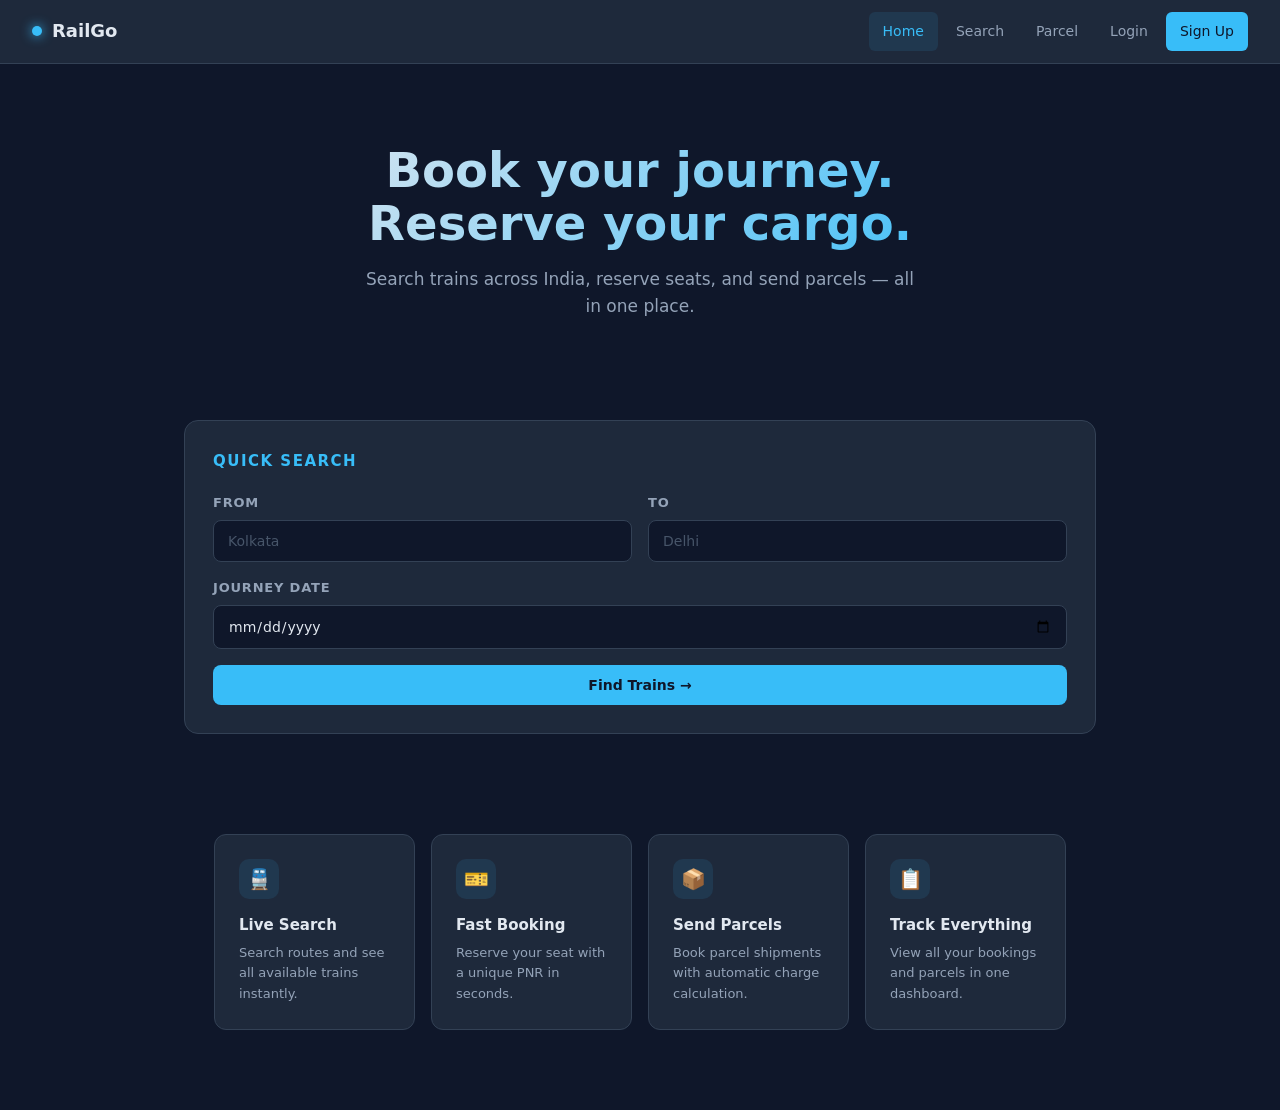
<file: src/main/resources/static/index.html>
<!DOCTYPE html>
<html lang="en">
<head>
    <meta charset="UTF-8">
    <meta name="viewport" content="width=device-width, initial-scale=1.0">
    <title>RailGo — Railway Reservation</title>
    <link rel="stylesheet" href="theme.css">
</head>
<body>

<header class="topbar">
    <a href="index.html" class="brand">
        <span class="brand-dot"></span>
        RailGo
    </a>
    <nav class="topnav" id="topnav"></nav>
</header>

<section class="hero">
    <h1>Book your journey. <br>Reserve your cargo.</h1>
    <p>Search trains across India, reserve seats, and send parcels — all in one place.</p>
</section>

<section class="page">
    <div class="panel">
        <div class="panel-title">Quick Search</div>
        <form id="quickSearchForm">
            <div style="display:grid; grid-template-columns: 1fr 1fr; gap:16px;">
                <div class="field">
                    <label>From</label>
                    <input type="text" id="quickFrom" placeholder="Kolkata" required>
                </div>
                <div class="field">
                    <label>To</label>
                    <input type="text" id="quickTo" placeholder="Delhi" required>
                </div>
            </div>
            <div class="field">
                <label>Journey Date</label>
                <input type="date" id="quickDate" required>
            </div>
            <button type="submit" class="btn btn-primary btn-block">Find Trains →</button>
        </form>
    </div>
</section>

<section class="feature-grid">
    <div class="feature">
        <div class="feature-icon">🚆</div>
        <h3>Live Search</h3>
        <p>Search routes and see all available trains instantly.</p>
    </div>
    <div class="feature">
        <div class="feature-icon">🎫</div>
        <h3>Fast Booking</h3>
        <p>Reserve your seat with a unique PNR in seconds.</p>
    </div>
    <div class="feature">
        <div class="feature-icon">📦</div>
        <h3>Send Parcels</h3>
        <p>Book parcel shipments with automatic charge calculation.</p>
    </div>
    <div class="feature">
        <div class="feature-icon">📋</div>
        <h3>Track Everything</h3>
        <p>View all your bookings and parcels in one dashboard.</p>
    </div>
</section>

<script src="app.js"></script>
</body>
</html>
</file>
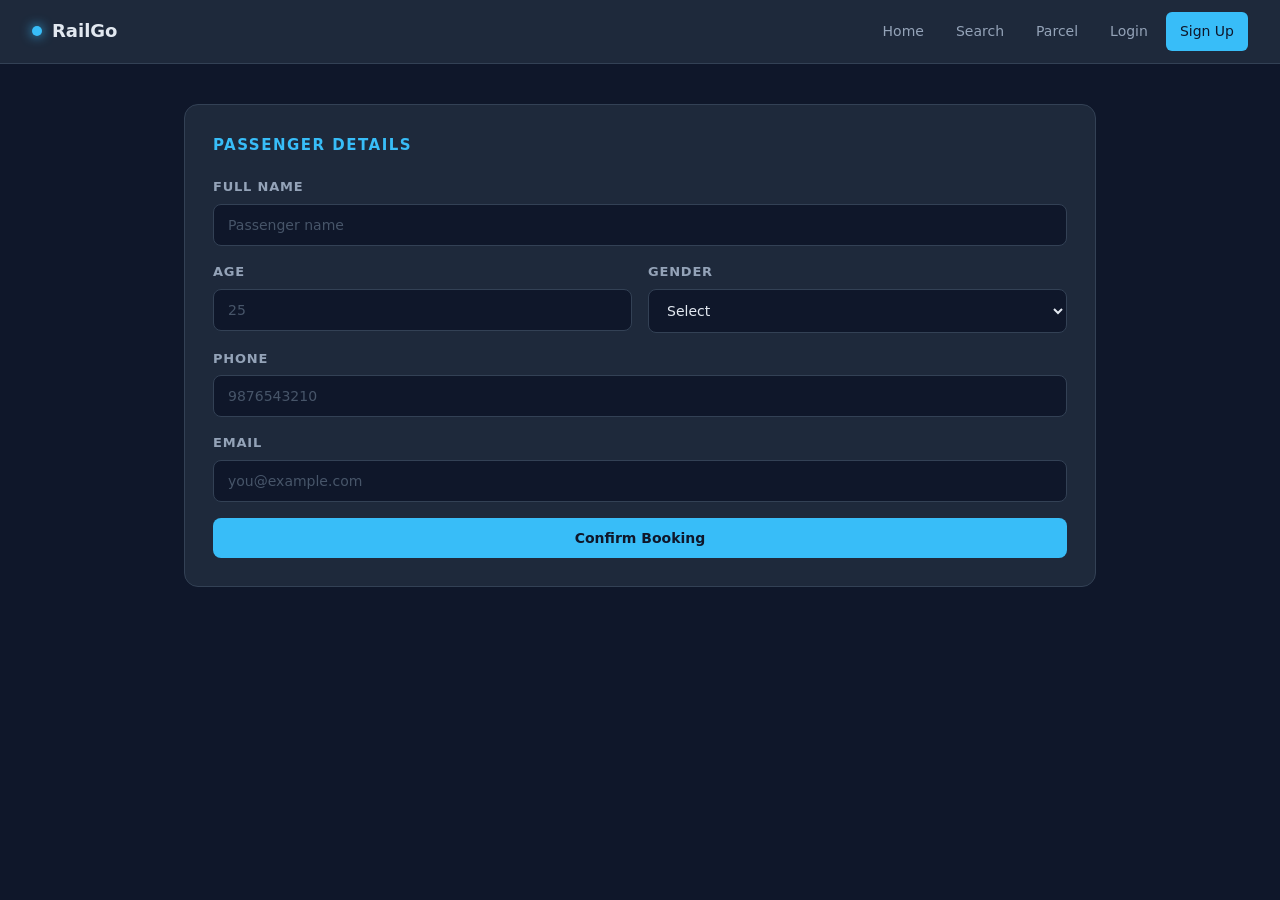
<file: src/main/resources/static/booking.html>
<!DOCTYPE html>
<html lang="en">
<head>
    <meta charset="UTF-8">
    <meta name="viewport" content="width=device-width, initial-scale=1.0">
    <title>Passenger Details — RailGo</title>
    <link rel="stylesheet" href="theme.css">
</head>
<body>

<header class="topbar">
    <a href="index.html" class="brand">
        <span class="brand-dot"></span>
        RailGo
    </a>
    <nav class="topnav" id="topnav"></nav>
</header>

<section class="page">
    <div id="selectedTrainBox"></div>

    <div class="panel" id="passengerPanel">
        <div class="panel-title">Passenger Details</div>
        <form id="bookingForm">
            <div class="field">
                <label>Full Name</label>
                <input type="text" id="pName" placeholder="Passenger name" required>
            </div>
            <div style="display:grid; grid-template-columns: 1fr 1fr; gap:16px;">
                <div class="field">
                    <label>Age</label>
                    <input type="number" id="pAge" min="1" max="120" placeholder="25" required>
                </div>
                <div class="field">
                    <label>Gender</label>
                    <select id="pGender" required>
                        <option value="">Select</option>
                        <option value="Male">Male</option>
                        <option value="Female">Female</option>
                        <option value="Other">Other</option>
                    </select>
                </div>
            </div>
            <div class="field">
                <label>Phone</label>
                <input type="tel" id="pPhone" placeholder="9876543210" required>
            </div>
            <div class="field">
                <label>Email</label>
                <input type="email" id="pEmail" placeholder="you@example.com" required>
            </div>
            <button type="submit" class="btn btn-primary btn-block">Confirm Booking</button>
        </form>
    </div>

    <div id="bookingResult"></div>
</section>

<script src="app.js"></script>
</body>
</html>
</file>
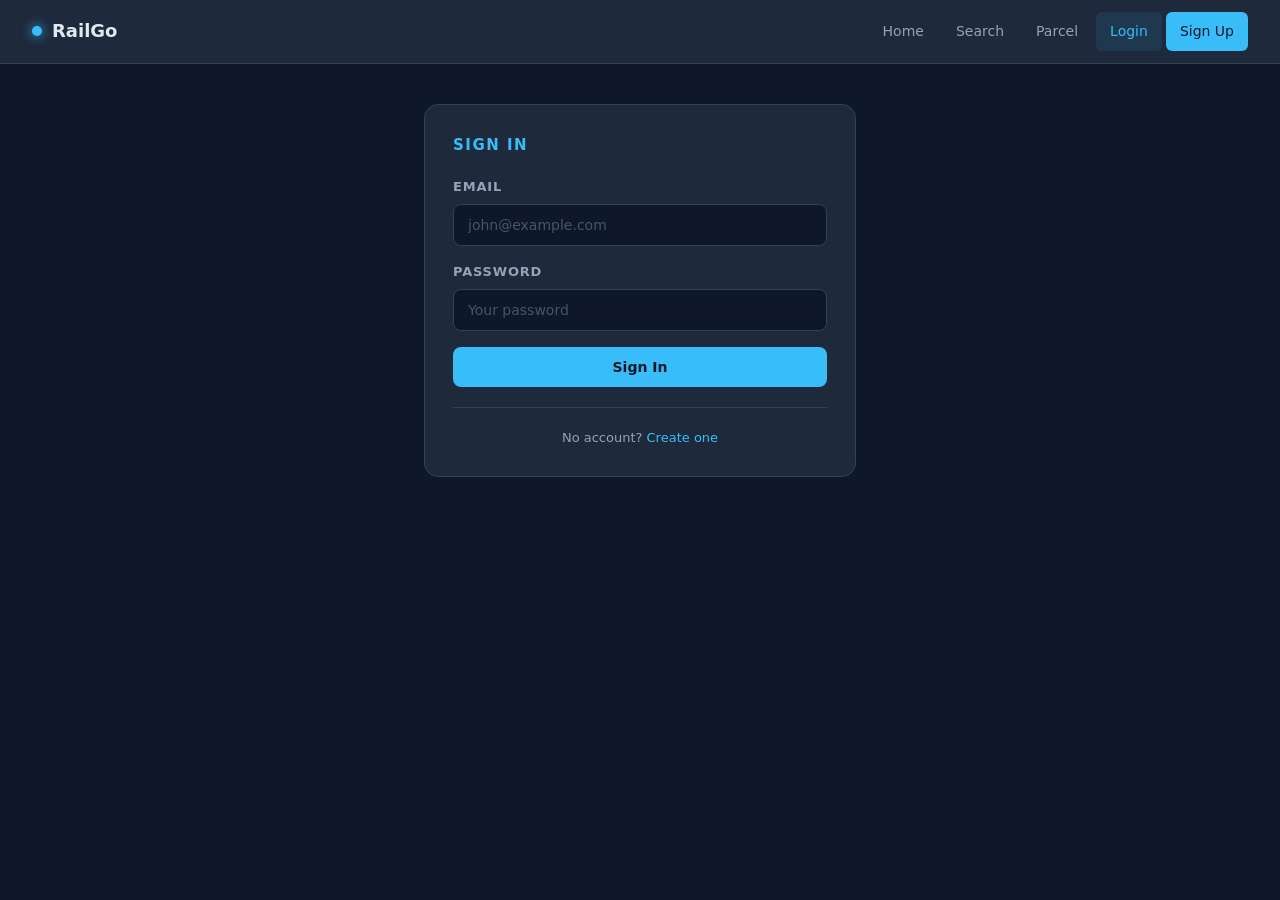
<file: src/main/resources/static/login.html>
<!DOCTYPE html>
<html lang="en">
<head>
    <meta charset="UTF-8">
    <meta name="viewport" content="width=device-width, initial-scale=1.0">
    <title>Sign In — RailGo</title>
    <link rel="stylesheet" href="theme.css">
</head>
<body>

<header class="topbar">
    <a href="index.html" class="brand">
        <span class="brand-dot"></span>
        RailGo
    </a>
    <nav class="topnav" id="topnav"></nav>
</header>

<section class="page narrow">
    <div class="panel">
        <div class="panel-title">Sign In</div>
        <form id="loginForm">
            <div class="field">
                <label>Email</label>
                <input type="email" id="loginEmail" placeholder="john@example.com" required>
            </div>
            <div class="field">
                <label>Password</label>
                <input type="password" id="loginPassword" placeholder="Your password" required>
            </div>
            <button type="submit" class="btn btn-primary btn-block">Sign In</button>
        </form>
        <div class="divider"></div>
        <p class="text-center" style="font-size:13px; color:var(--muted);">
            No account? <a href="register.html" class="link">Create one</a>
        </p>
    </div>
</section>

<script src="app.js"></script>
</body>
</html>
</file>
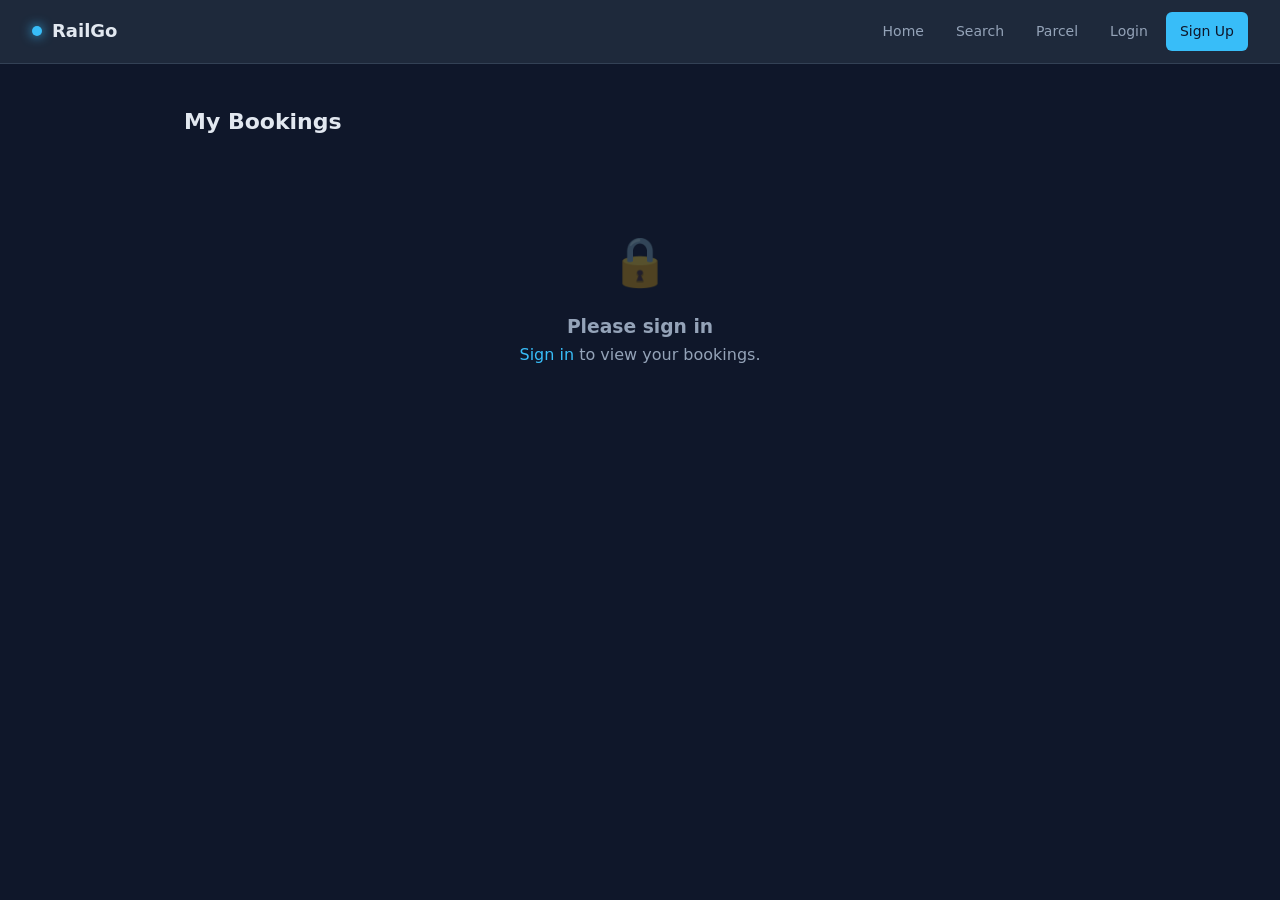
<file: src/main/resources/static/my-bookings.html>
<!DOCTYPE html>
<html lang="en">
<head>
    <meta charset="UTF-8">
    <meta name="viewport" content="width=device-width, initial-scale=1.0">
    <title>My Bookings — RailGo</title>
    <link rel="stylesheet" href="theme.css">
</head>
<body>

<header class="topbar">
    <a href="index.html" class="brand">
        <span class="brand-dot"></span>
        RailGo
    </a>
    <nav class="topnav" id="topnav"></nav>
</header>

<section class="page">
    <h1 class="section-title">My Bookings</h1>
    <div id="bookingsList"></div>
</section>

<script src="app.js"></script>
</body>
</html>
</file>
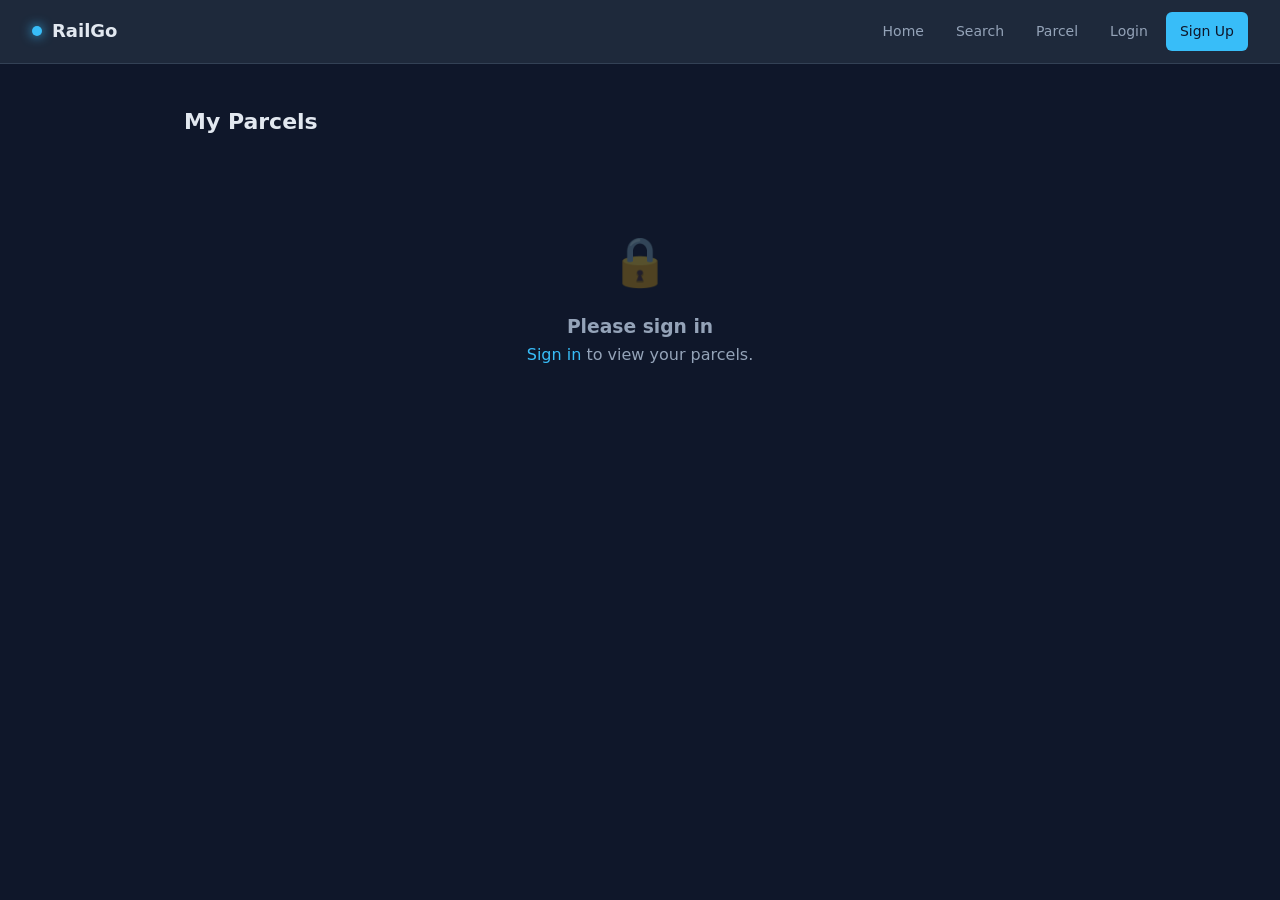
<file: src/main/resources/static/my-parcels.html>
<!DOCTYPE html>
<html lang="en">
<head>
    <meta charset="UTF-8">
    <meta name="viewport" content="width=device-width, initial-scale=1.0">
    <title>My Parcels — RailGo</title>
    <link rel="stylesheet" href="theme.css">
</head>
<body>

<header class="topbar">
    <a href="index.html" class="brand">
        <span class="brand-dot"></span>
        RailGo
    </a>
    <nav class="topnav" id="topnav"></nav>
</header>

<section class="page">
    <h1 class="section-title">My Parcels</h1>
    <div id="parcelsList"></div>
</section>

<script src="app.js"></script>
</body>
</html>
</file>
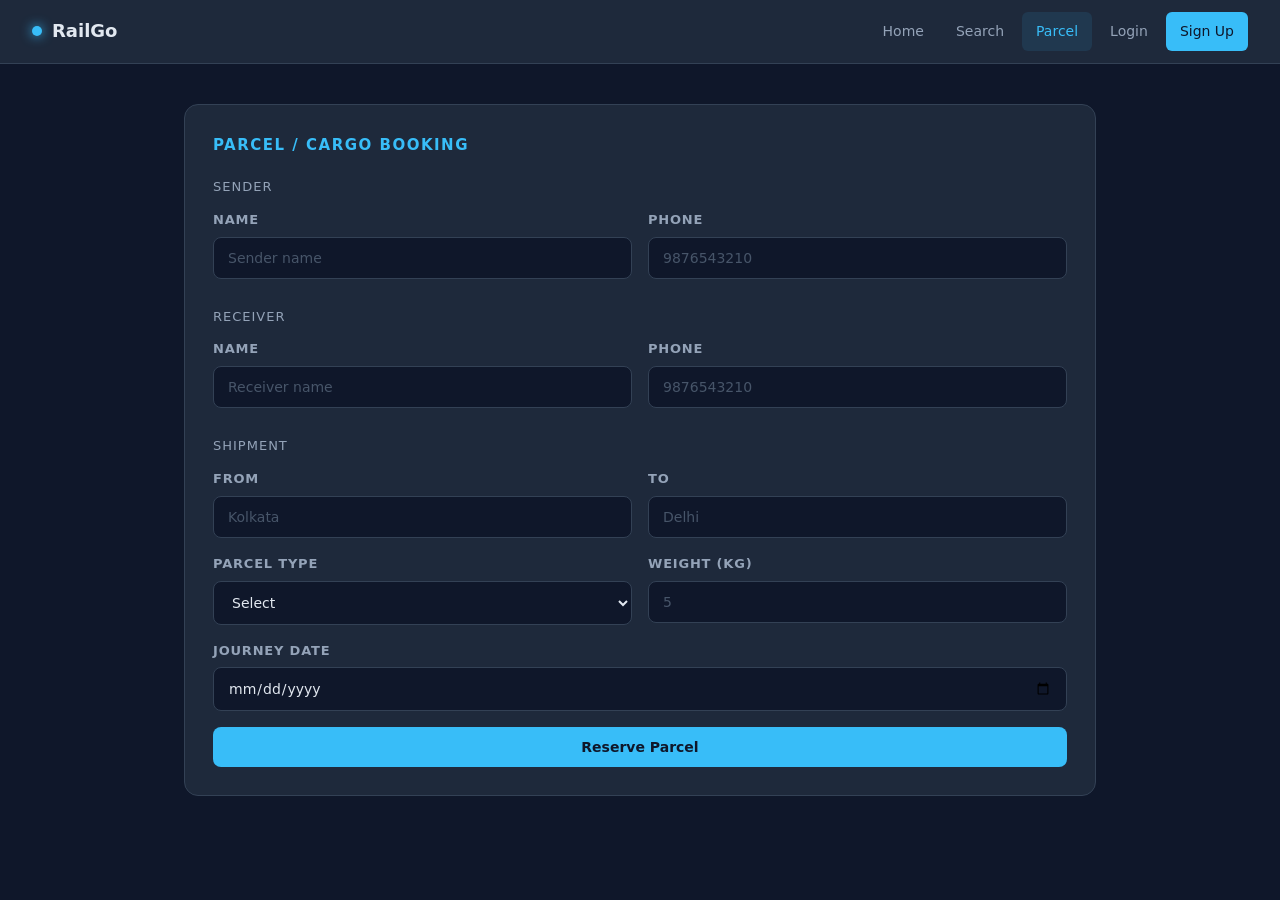
<file: src/main/resources/static/parcel.html>
<!DOCTYPE html>
<html lang="en">
<head>
    <meta charset="UTF-8">
    <meta name="viewport" content="width=device-width, initial-scale=1.0">
    <title>Parcel Booking — RailGo</title>
    <link rel="stylesheet" href="theme.css">
</head>
<body>

<header class="topbar">
    <a href="index.html" class="brand">
        <span class="brand-dot"></span>
        RailGo
    </a>
    <nav class="topnav" id="topnav"></nav>
</header>

<section class="page">
    <div class="panel" id="parcelPanel">
        <div class="panel-title">Parcel / Cargo Booking</div>
        <form id="parcelForm">

            <p style="font-size:13px; color:var(--muted); margin-bottom:12px; text-transform:uppercase; letter-spacing:1px;">Sender</p>
            <div style="display:grid; grid-template-columns: 1fr 1fr; gap:16px;">
                <div class="field">
                    <label>Name</label>
                    <input type="text" id="sName" placeholder="Sender name" required>
                </div>
                <div class="field">
                    <label>Phone</label>
                    <input type="tel" id="sPhone" placeholder="9876543210" required>
                </div>
            </div>

            <p style="font-size:13px; color:var(--muted); margin:12px 0; text-transform:uppercase; letter-spacing:1px;">Receiver</p>
            <div style="display:grid; grid-template-columns: 1fr 1fr; gap:16px;">
                <div class="field">
                    <label>Name</label>
                    <input type="text" id="rName" placeholder="Receiver name" required>
                </div>
                <div class="field">
                    <label>Phone</label>
                    <input type="tel" id="rPhone" placeholder="9876543210" required>
                </div>
            </div>

            <p style="font-size:13px; color:var(--muted); margin:12px 0; text-transform:uppercase; letter-spacing:1px;">Shipment</p>
            <div style="display:grid; grid-template-columns: 1fr 1fr; gap:16px;">
                <div class="field">
                    <label>From</label>
                    <input type="text" id="pFrom" placeholder="Kolkata" required>
                </div>
                <div class="field">
                    <label>To</label>
                    <input type="text" id="pTo" placeholder="Delhi" required>
                </div>
            </div>
            <div style="display:grid; grid-template-columns: 1fr 1fr; gap:16px;">
                <div class="field">
                    <label>Parcel Type</label>
                    <select id="pType" required>
                        <option value="">Select</option>
                        <option value="Documents">Documents</option>
                        <option value="Electronics">Electronics</option>
                        <option value="Clothing">Clothing</option>
                        <option value="Food">Food Items</option>
                        <option value="Furniture">Furniture</option>
                        <option value="Other">Other</option>
                    </select>
                </div>
                <div class="field">
                    <label>Weight (kg)</label>
                    <input type="number" id="pWeight" min="0.1" step="0.1" placeholder="5" required>
                </div>
            </div>
            <div class="field">
                <label>Journey Date</label>
                <input type="date" id="pDate" required>
            </div>

            <button type="submit" class="btn btn-primary btn-block">Reserve Parcel</button>
        </form>
    </div>

    <div id="parcelResult"></div>
</section>

<script src="app.js"></script>
</body>
</html>
</file>
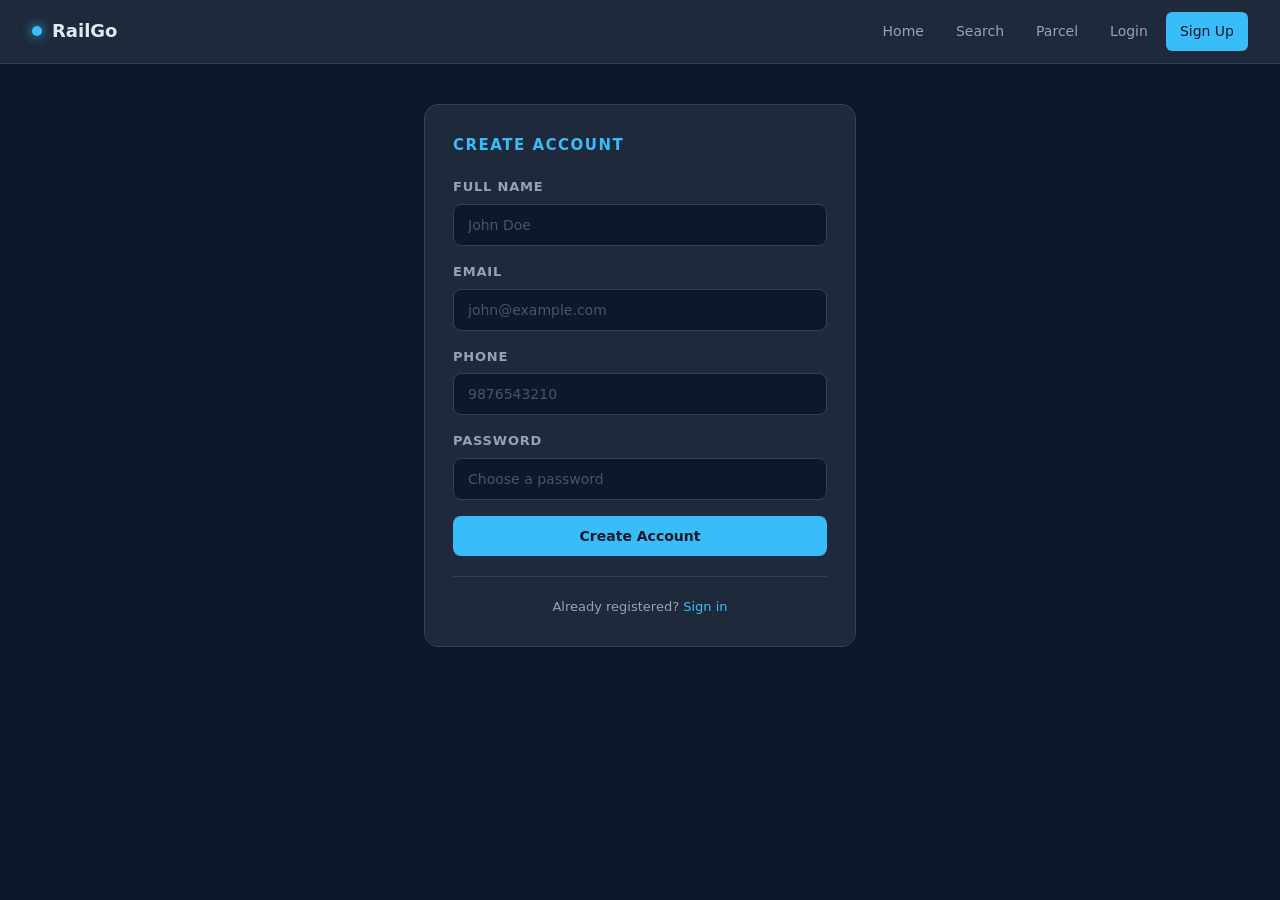
<file: src/main/resources/static/register.html>
<!DOCTYPE html>
<html lang="en">
<head>
    <meta charset="UTF-8">
    <meta name="viewport" content="width=device-width, initial-scale=1.0">
    <title>Create Account — RailGo</title>
    <link rel="stylesheet" href="theme.css">
</head>
<body>

<header class="topbar">
    <a href="index.html" class="brand">
        <span class="brand-dot"></span>
        RailGo
    </a>
    <nav class="topnav" id="topnav"></nav>
</header>

<section class="page narrow">
    <div class="panel">
        <div class="panel-title">Create Account</div>
        <form id="registerForm">
            <div class="field">
                <label>Full Name</label>
                <input type="text" id="regName" placeholder="John Doe" required>
            </div>
            <div class="field">
                <label>Email</label>
                <input type="email" id="regEmail" placeholder="john@example.com" required>
            </div>
            <div class="field">
                <label>Phone</label>
                <input type="tel" id="regPhone" placeholder="9876543210" required>
            </div>
            <div class="field">
                <label>Password</label>
                <input type="password" id="regPassword" placeholder="Choose a password" required>
            </div>
            <button type="submit" class="btn btn-primary btn-block">Create Account</button>
        </form>
        <div class="divider"></div>
        <p class="text-center" style="font-size:13px; color:var(--muted);">
            Already registered? <a href="login.html" class="link">Sign in</a>
        </p>
    </div>
</section>

<script src="app.js"></script>
</body>
</html>
</file>
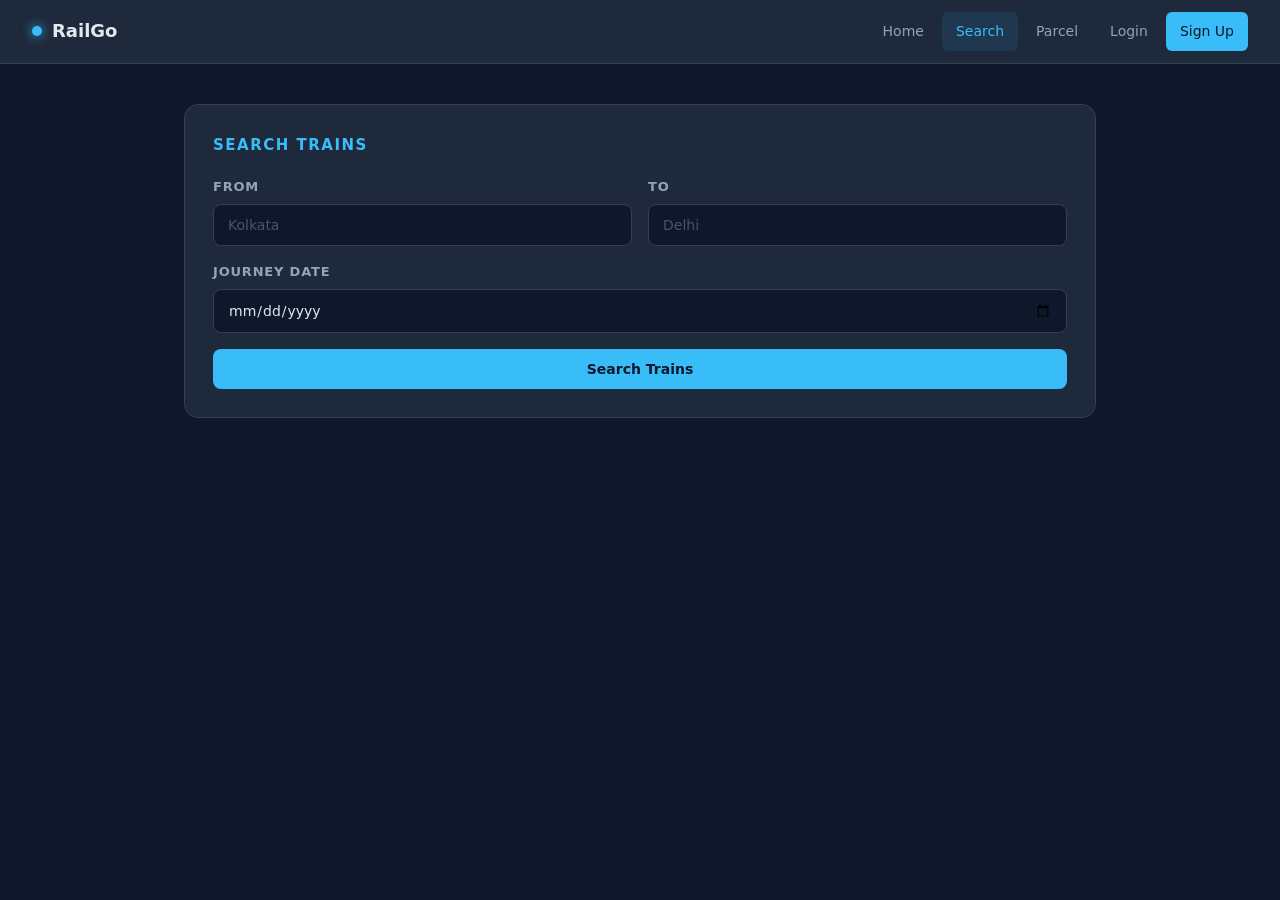
<file: src/main/resources/static/search.html>
<!DOCTYPE html>
<html lang="en">
<head>
    <meta charset="UTF-8">
    <meta name="viewport" content="width=device-width, initial-scale=1.0">
    <title>Search Trains — RailGo</title>
    <link rel="stylesheet" href="theme.css">
</head>
<body>

<header class="topbar">
    <a href="index.html" class="brand">
        <span class="brand-dot"></span>
        RailGo
    </a>
    <nav class="topnav" id="topnav"></nav>
</header>

<section class="page">
    <div class="panel">
        <div class="panel-title">Search Trains</div>
        <form id="searchForm">
            <div style="display:grid; grid-template-columns: 1fr 1fr; gap:16px;">
                <div class="field">
                    <label>From</label>
                    <input type="text" id="src" placeholder="Kolkata" required>
                </div>
                <div class="field">
                    <label>To</label>
                    <input type="text" id="dest" placeholder="Delhi" required>
                </div>
            </div>
            <div class="field">
                <label>Journey Date</label>
                <input type="date" id="jdate" required>
            </div>
            <button type="submit" class="btn btn-primary btn-block">Search Trains</button>
        </form>
    </div>

    <div id="searchResults"></div>
</section>

<script src="app.js"></script>
</body>
</html>
</file>
<file: src/main/resources/static/theme.css>
:root {
    --bg: #0f172a;
    --surface: #1e293b;
    --surface-2: #334155;
    --border: #334155;
    --text: #e2e8f0;
    --muted: #94a3b8;
    --accent: #38bdf8;
    --accent-hover: #0ea5e9;
    --success: #22c55e;
    --danger: #ef4444;
    --warning: #f59e0b;
}

* { box-sizing: border-box; margin: 0; padding: 0; }

body {
    font-family: 'Inter', -apple-system, system-ui, sans-serif;
    background: var(--bg);
    color: var(--text);
    min-height: 100vh;
    line-height: 1.6;
}

/* ============ TOP BAR ============ */
.topbar {
    background: var(--surface);
    border-bottom: 1px solid var(--border);
    padding: 0 32px;
    display: flex;
    justify-content: space-between;
    align-items: center;
    height: 64px;
    position: sticky;
    top: 0;
    z-index: 100;
}

.brand {
    display: flex;
    align-items: center;
    gap: 10px;
    font-size: 18px;
    font-weight: 700;
    color: var(--text);
    text-decoration: none;
}

.brand-dot {
    width: 10px;
    height: 10px;
    background: var(--accent);
    border-radius: 50%;
    box-shadow: 0 0 12px var(--accent);
}

.topnav {
    display: flex;
    gap: 4px;
    align-items: center;
}

.topnav a, .topnav button {
    color: var(--muted);
    text-decoration: none;
    padding: 8px 14px;
    border-radius: 6px;
    font-size: 14px;
    font-weight: 500;
    transition: all 0.15s;
    background: transparent;
    border: none;
    cursor: pointer;
    font-family: inherit;
}

.topnav a:hover, .topnav button:hover {
    background: var(--surface-2);
    color: var(--text);
}

.topnav a.active {
    color: var(--accent);
    background: rgba(56, 189, 248, 0.1);
}

.user-chip {
    display: flex;
    align-items: center;
    gap: 8px;
    padding: 6px 12px;
    background: var(--surface-2);
    border-radius: 20px;
    font-size: 13px;
}

.user-chip .avatar {
    width: 24px;
    height: 24px;
    border-radius: 50%;
    background: var(--accent);
    color: var(--bg);
    display: flex;
    align-items: center;
    justify-content: center;
    font-weight: 700;
    font-size: 11px;
}

.logout-btn {
    background: transparent !important;
    color: var(--danger) !important;
    border: 1px solid var(--danger) !important;
}

.logout-btn:hover {
    background: var(--danger) !important;
    color: white !important;
}

/* ============ LAYOUT ============ */
.page {
    max-width: 960px;
    margin: 0 auto;
    padding: 40px 24px 80px;
}

.page.narrow { max-width: 480px; }

/* ============ HERO ============ */
.hero {
    text-align: center;
    padding: 80px 24px 60px;
    max-width: 800px;
    margin: 0 auto;
}

.hero h1 {
    font-size: 48px;
    font-weight: 800;
    line-height: 1.1;
    margin-bottom: 16px;
    background: linear-gradient(135deg, #e2e8f0 0%, #38bdf8 100%);
    -webkit-background-clip: text;
    -webkit-text-fill-color: transparent;
    background-clip: text;
}

.hero p {
    font-size: 17px;
    color: var(--muted);
    max-width: 560px;
    margin: 0 auto;
}

/* ============ PANELS ============ */
.panel {
    background: var(--surface);
    border: 1px solid var(--border);
    border-radius: 14px;
    padding: 28px;
    margin-bottom: 20px;
}

.panel-title {
    font-size: 15px;
    font-weight: 700;
    text-transform: uppercase;
    letter-spacing: 1.5px;
    color: var(--accent);
    margin-bottom: 20px;
}

.section-title {
    font-size: 22px;
    font-weight: 700;
    margin-bottom: 24px;
    color: var(--text);
}

/* ============ FORM ============ */
.field {
    margin-bottom: 16px;
}

.field label {
    display: block;
    font-size: 13px;
    font-weight: 600;
    color: var(--muted);
    margin-bottom: 6px;
    text-transform: uppercase;
    letter-spacing: 0.8px;
}

.field input,
.field select {
    width: 100%;
    padding: 12px 14px;
    background: var(--bg);
    border: 1px solid var(--border);
    border-radius: 8px;
    color: var(--text);
    font-size: 14px;
    font-family: inherit;
    transition: border-color 0.15s, box-shadow 0.15s;
}

.field input:focus,
.field select:focus {
    outline: none;
    border-color: var(--accent);
    box-shadow: 0 0 0 3px rgba(56, 189, 248, 0.15);
}

.field input::placeholder { color: #475569; }

.field input:read-only {
    background: var(--surface-2);
    color: var(--muted);
}

/* ============ BUTTONS ============ */
.btn {
    display: inline-flex;
    align-items: center;
    justify-content: center;
    gap: 8px;
    padding: 12px 20px;
    border: none;
    border-radius: 8px;
    font-size: 14px;
    font-weight: 600;
    font-family: inherit;
    cursor: pointer;
    text-decoration: none;
    transition: all 0.15s;
}

.btn-block { width: 100%; }

.btn-primary {
    background: var(--accent);
    color: var(--bg);
}

.btn-primary:hover {
    background: var(--accent-hover);
}

.btn-ghost {
    background: transparent;
    color: var(--muted);
    border: 1px solid var(--border);
}

.btn-ghost:hover {
    border-color: var(--accent);
    color: var(--accent);
}

.btn-danger {
    background: var(--danger);
    color: white;
}

.btn-sm {
    padding: 8px 14px;
    font-size: 13px;
}

/* ============ TRAIN LIST ============ */
.train-row {
    background: var(--surface);
    border: 1px solid var(--border);
    border-radius: 12px;
    padding: 22px;
    margin-bottom: 14px;
    display: grid;
    grid-template-columns: 1fr auto;
    gap: 20px;
    align-items: center;
    transition: border-color 0.15s;
}

.train-row:hover {
    border-color: var(--accent);
}

.train-info h3 {
    font-size: 18px;
    font-weight: 700;
    margin-bottom: 8px;
}

.train-meta {
    display: flex;
    flex-wrap: wrap;
    gap: 20px;
    font-size: 13px;
    color: var(--muted);
}

.train-meta strong {
    color: var(--text);
    font-weight: 600;
}

.train-side {
    text-align: right;
}

.train-fare {
    font-size: 26px;
    font-weight: 800;
    color: var(--accent);
    display: block;
    margin-bottom: 4px;
}

.train-seats {
    font-size: 12px;
    color: var(--muted);
    margin-bottom: 12px;
}

/* ============ RESULT CARD ============ */
.result {
    background: rgba(34, 197, 94, 0.08);
    border: 1px solid rgba(34, 197, 94, 0.3);
    border-radius: 12px;
    padding: 28px;
    margin-top: 24px;
}

.result.error {
    background: rgba(239, 68, 68, 0.08);
    border-color: rgba(239, 68, 68, 0.3);
}

.result-header {
    display: flex;
    align-items: center;
    gap: 12px;
    margin-bottom: 24px;
}

.result-icon {
    width: 40px;
    height: 40px;
    border-radius: 50%;
    background: var(--success);
    display: flex;
    align-items: center;
    justify-content: center;
    font-size: 20px;
    flex-shrink: 0;
}

.result.error .result-icon { background: var(--danger); }

.result-header h2 {
    font-size: 20px;
    font-weight: 700;
}

.result-section {
    margin-bottom: 20px;
}

.result-section h4 {
    font-size: 12px;
    text-transform: uppercase;
    letter-spacing: 1.2px;
    color: var(--muted);
    margin-bottom: 10px;
    padding-bottom: 6px;
    border-bottom: 1px solid var(--border);
}

.result-row {
    display: flex;
    justify-content: space-between;
    padding: 6px 0;
    font-size: 14px;
}

.result-row span:first-child {
    color: var(--muted);
}

.result-row span:last-child {
    color: var(--text);
    font-weight: 500;
    text-align: right;
}

.result-actions {
    display: flex;
    gap: 10px;
    margin-top: 24px;
}

.result-actions .btn { flex: 1; }

/* ============ CARD (for lists) ============ */
.list-card {
    background: var(--surface);
    border: 1px solid var(--border);
    border-radius: 12px;
    padding: 22px;
    margin-bottom: 14px;
}

.list-card-header {
    display: flex;
    justify-content: space-between;
    align-items: flex-start;
    margin-bottom: 16px;
    padding-bottom: 16px;
    border-bottom: 1px solid var(--border);
}

.list-card-id {
    font-size: 13px;
    color: var(--muted);
    font-weight: 600;
    letter-spacing: 0.5px;
}

.list-card-title {
    font-size: 16px;
    font-weight: 700;
    color: var(--text);
    margin-top: 4px;
}

.badge {
    padding: 4px 10px;
    border-radius: 6px;
    font-size: 11px;
    font-weight: 700;
    text-transform: uppercase;
    letter-spacing: 0.5px;
}

.badge-success {
    background: rgba(34, 197, 94, 0.15);
    color: var(--success);
}

.badge-info {
    background: rgba(56, 189, 248, 0.15);
    color: var(--accent);
}

/* ============ UTILITY ============ */
.empty {
    text-align: center;
    padding: 60px 20px;
    color: var(--muted);
}

.empty-icon {
    font-size: 48px;
    opacity: 0.3;
    margin-bottom: 12px;
}

.text-center { text-align: center; }

.divider {
    height: 1px;
    background: var(--border);
    margin: 20px 0;
}

.link {
    color: var(--accent);
    text-decoration: none;
    font-weight: 500;
}

.link:hover { text-decoration: underline; }

/* ============ FEATURES GRID ============ */
.feature-grid {
    display: grid;
    grid-template-columns: repeat(auto-fit, minmax(200px, 1fr));
    gap: 16px;
    max-width: 900px;
    margin: 0 auto;
    padding: 0 24px 80px;
}

.feature {
    background: var(--surface);
    border: 1px solid var(--border);
    border-radius: 12px;
    padding: 24px;
    transition: border-color 0.15s;
}

.feature:hover { border-color: var(--accent); }

.feature-icon {
    width: 40px;
    height: 40px;
    border-radius: 10px;
    background: rgba(56, 189, 248, 0.1);
    color: var(--accent);
    display: flex;
    align-items: center;
    justify-content: center;
    margin-bottom: 14px;
    font-size: 20px;
}

.feature h3 {
    font-size: 15px;
    margin-bottom: 6px;
    font-weight: 700;
}

.feature p {
    font-size: 13px;
    color: var(--muted);
}

/* ============ RESPONSIVE ============ */
@media (max-width: 640px) {
    .topbar { padding: 0 16px; height: 56px; }
    .topnav a, .topnav button { padding: 6px 10px; font-size: 13px; }
    .hero h1 { font-size: 32px; }
    .train-row { grid-template-columns: 1fr; }
    .train-side { text-align: left; }
    .page { padding: 24px 16px 60px; }
}
</file>
